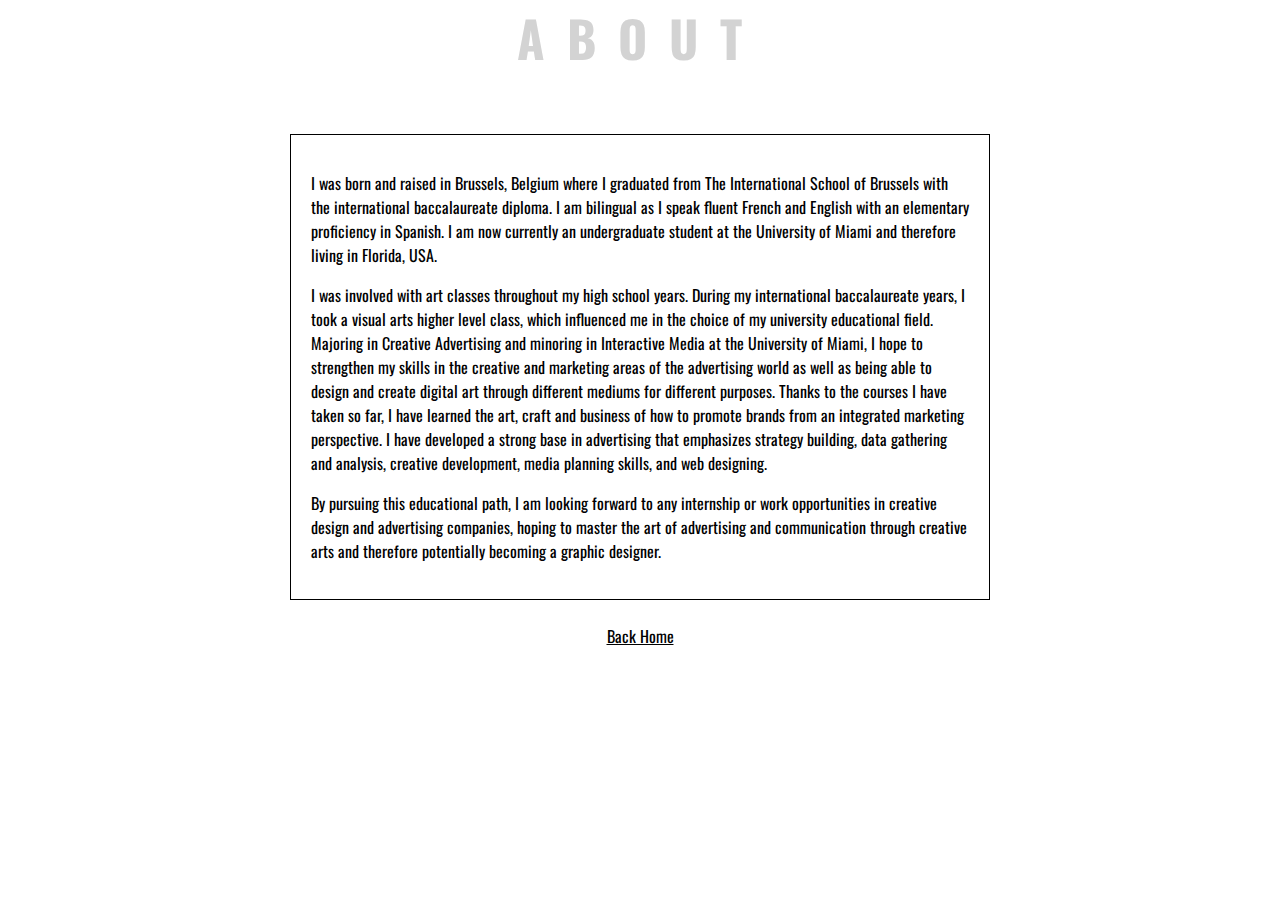
<file: about.html>
<!DOCTYPE html>
<html lang="en">
    <head>
    <meta charset="utf-8" />
    <title>About</title> 
        <nav>
            <link rel="stylesheet" type=text/css href="portfolio.css" /> 
        </nav>
    </head>
        
        <h1>ABOUT</h1>
            
            <div id="abouttext">
                <p>I was born and raised in Brussels, Belgium where I graduated from The International School of Brussels with the international baccalaureate diploma. I am bilingual as I speak fluent French and English with an elementary proficiency in Spanish. I am now currently an undergraduate student at the University of Miami and therefore living in Florida, USA.</p>

                <p>I was involved with art classes throughout my high school years. During my international baccalaureate years, I took a visual arts higher level class, which influenced me in the choice of my university educational field. Majoring in Creative Advertising and minoring in Interactive Media at the University of Miami, I hope to strengthen my skills in the creative and marketing areas of the advertising world as well as being able to design and create digital art through different mediums for different purposes. Thanks to the courses I have taken so far, I have learned the art, craft and business of how to promote brands from an integrated marketing perspective. I have developed a strong base in advertising that emphasizes strategy building, data gathering and analysis, creative development, media planning skills, and web designing.</p>

                <p>By pursuing this educational path, I am looking forward to any internship or work opportunities in creative design and advertising companies, hoping to master the art of advertising and communication through creative arts and therefore potentially becoming a graphic designer.</p>  
            </div>
    
        <div id="backhome"> 
            <p>
                <a href="index.html"> Back Home</a>
            </p>
        </div>    
              
</html>
</file>
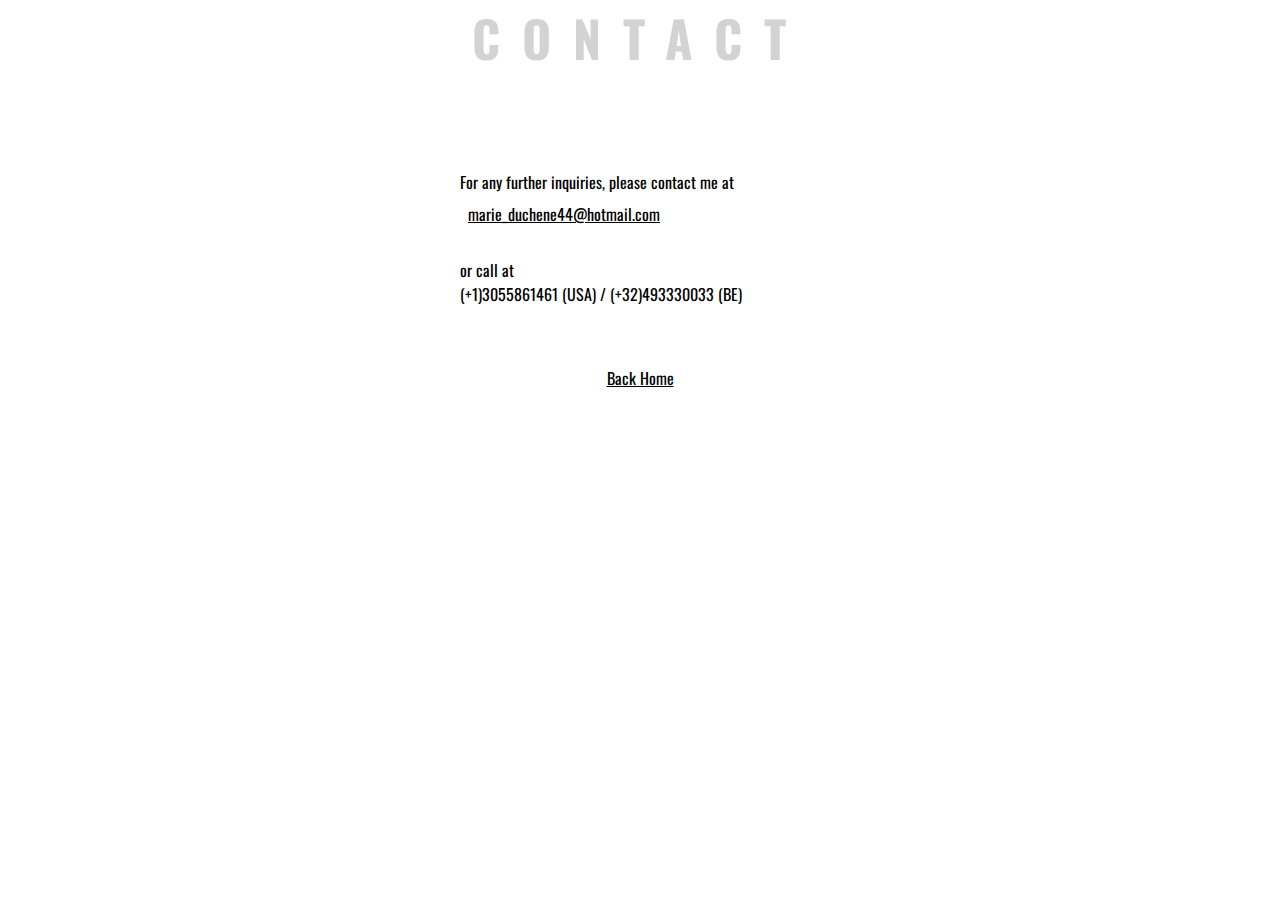
<file: contact.html>
<!DOCTYPE html>
<html lang="en">
    <head>
    <meta charset="utf-8" />
    <title>Contact</title> 
        <nav>
            <link rel="stylesheet" type=text/css href="portfolio.css" />
        </nav>
    </head>
    
        <h1>CONTACT</h1>
    
            <div id="contactme">
                <p>For any further inquiries, please contact me at <a href="mailto:marie_duchene44@hotmail.com">marie_duchene44@hotmail.com</a><br> or call at<br> (+1)3055861461 (USA) / (+32)493330033 (BE)</p>
            </div>
    
    
            <div id="backhome"> 
                <p>
                    <a href="index.html"> Back Home</a>
                </p>
            </div>
    

    
    
</html>
</file>
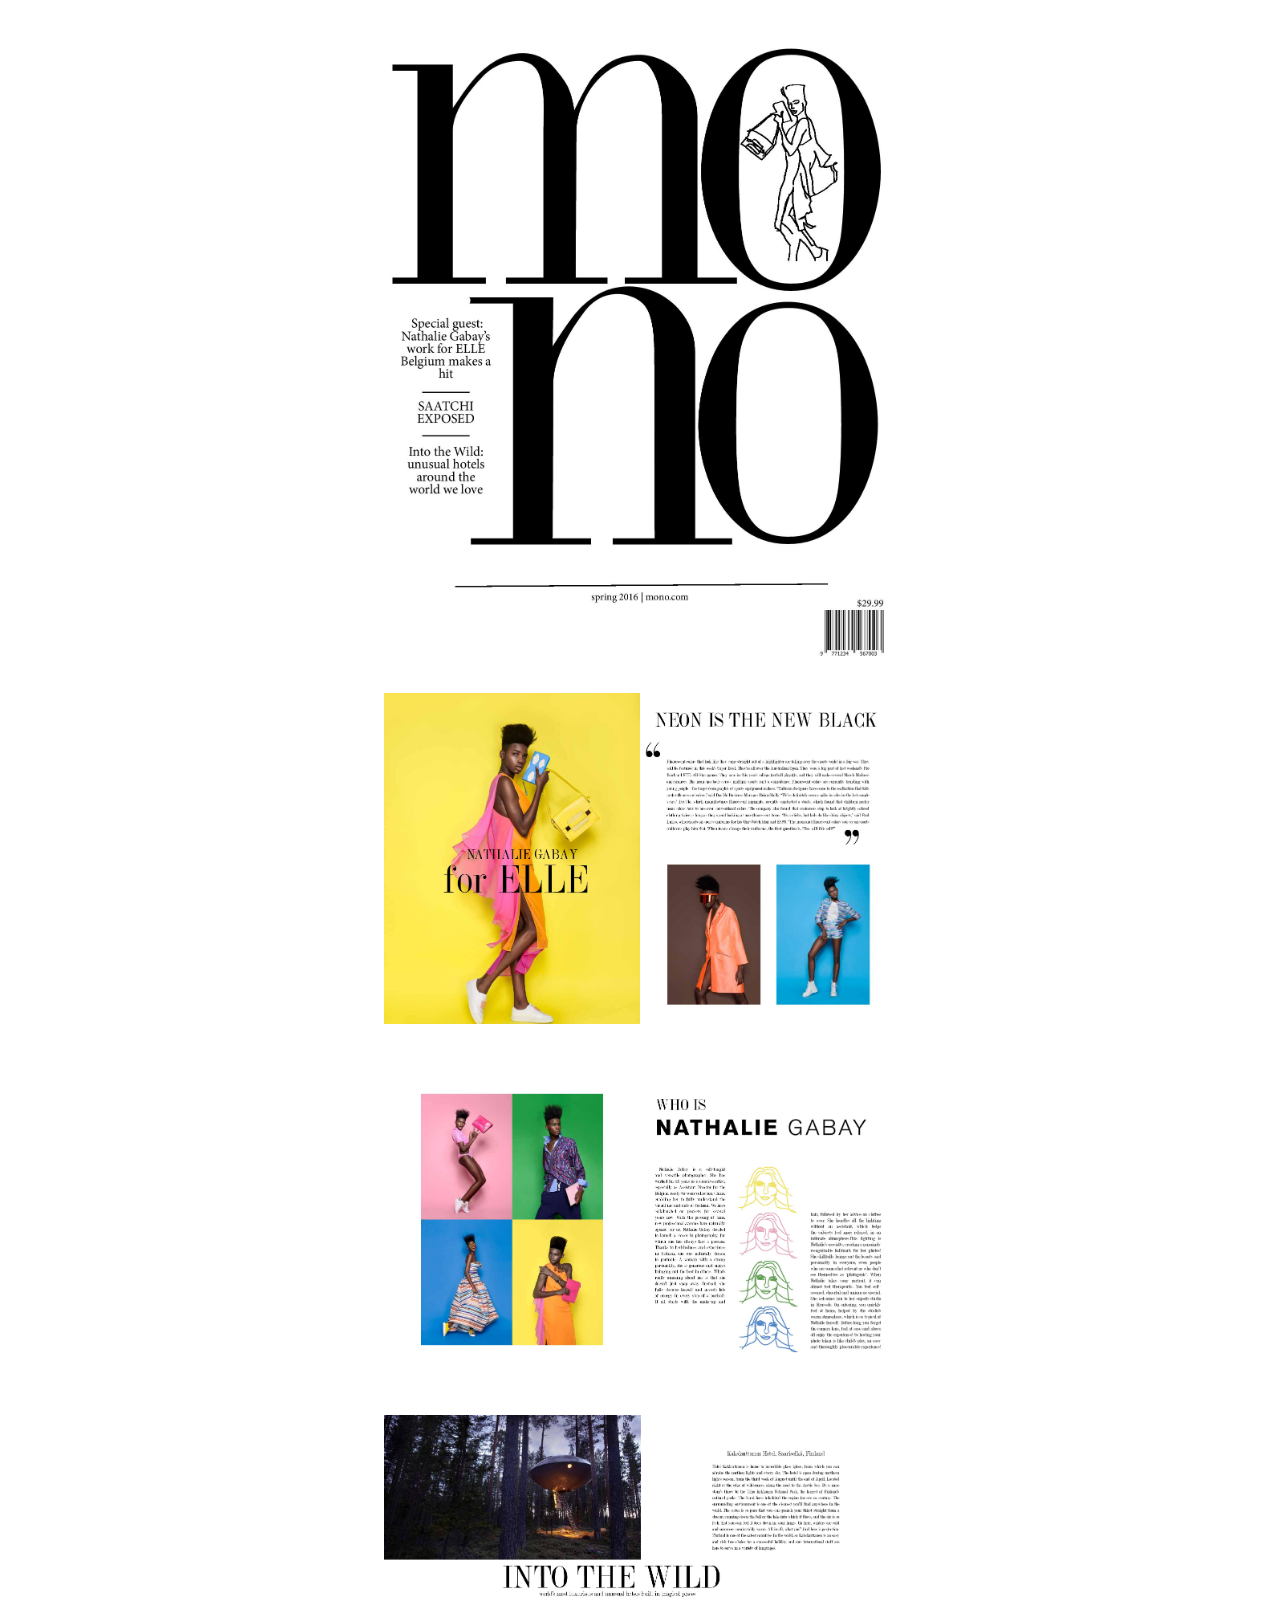
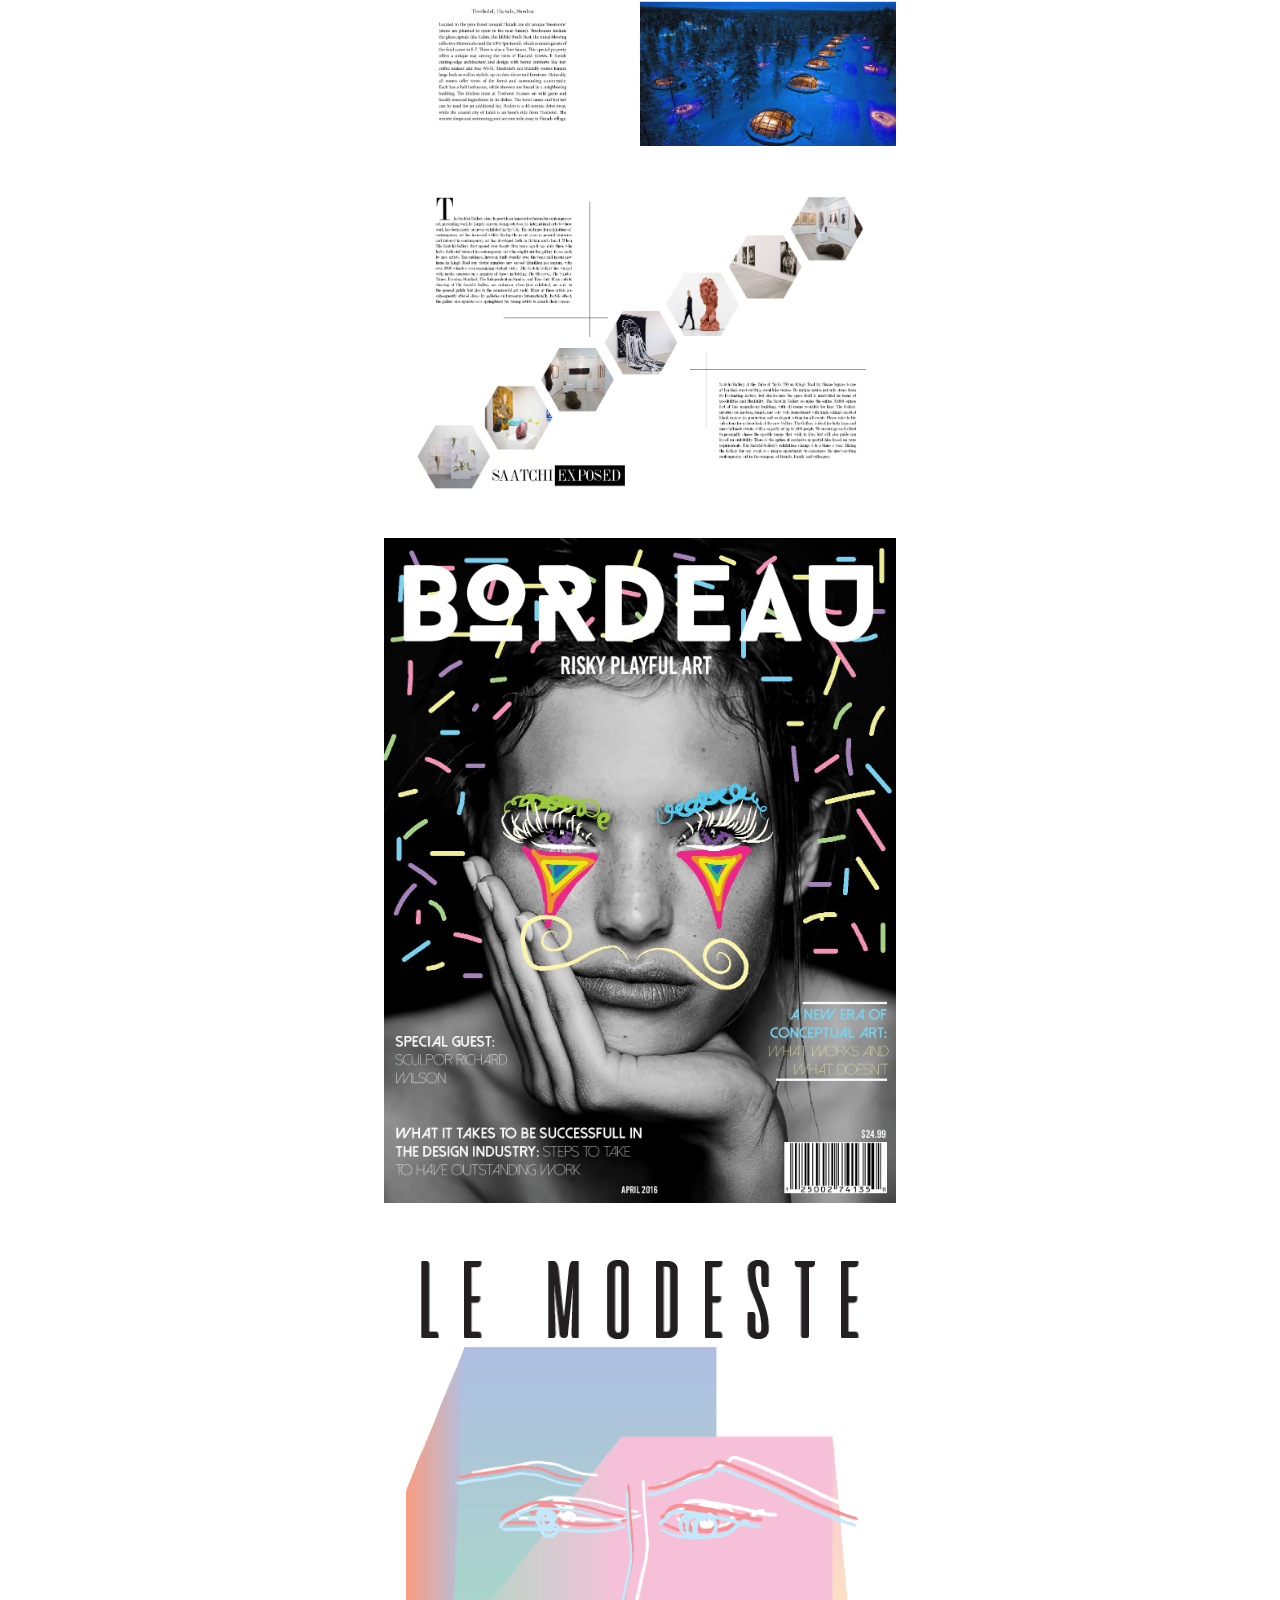
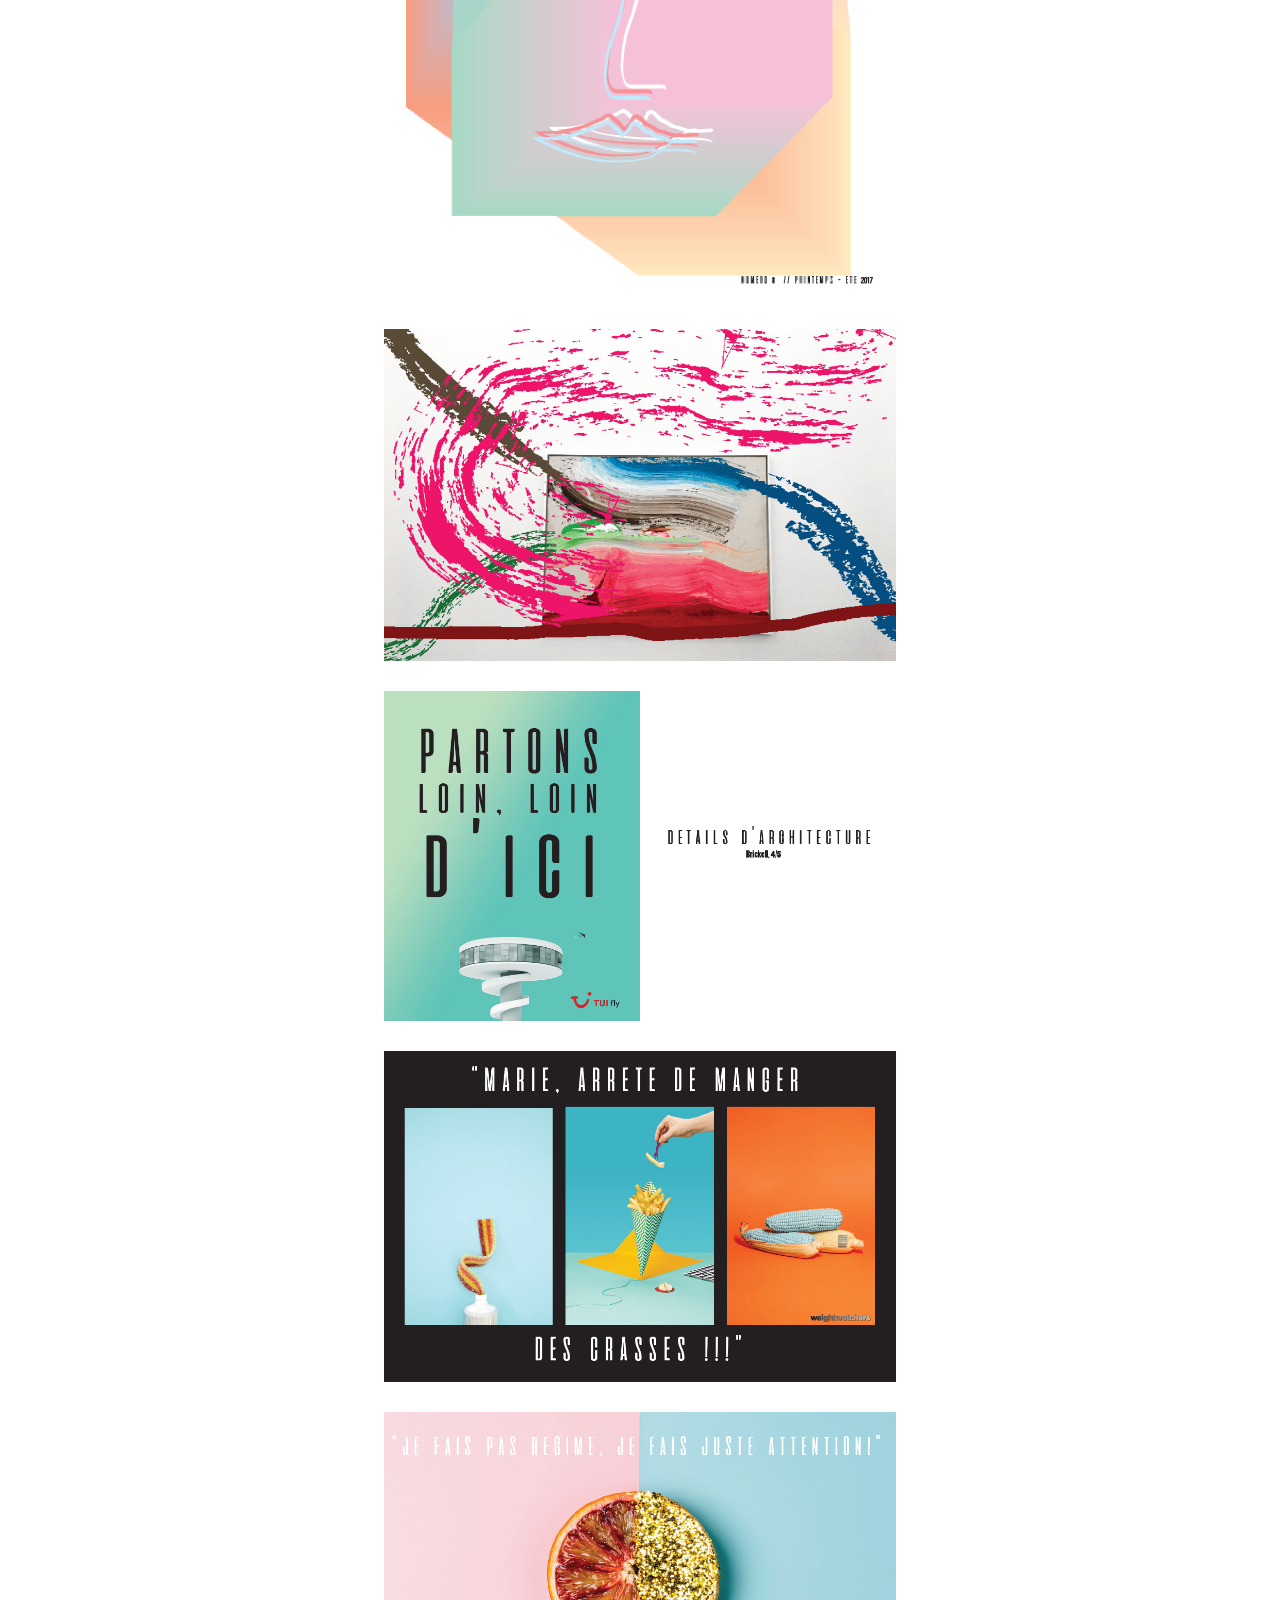
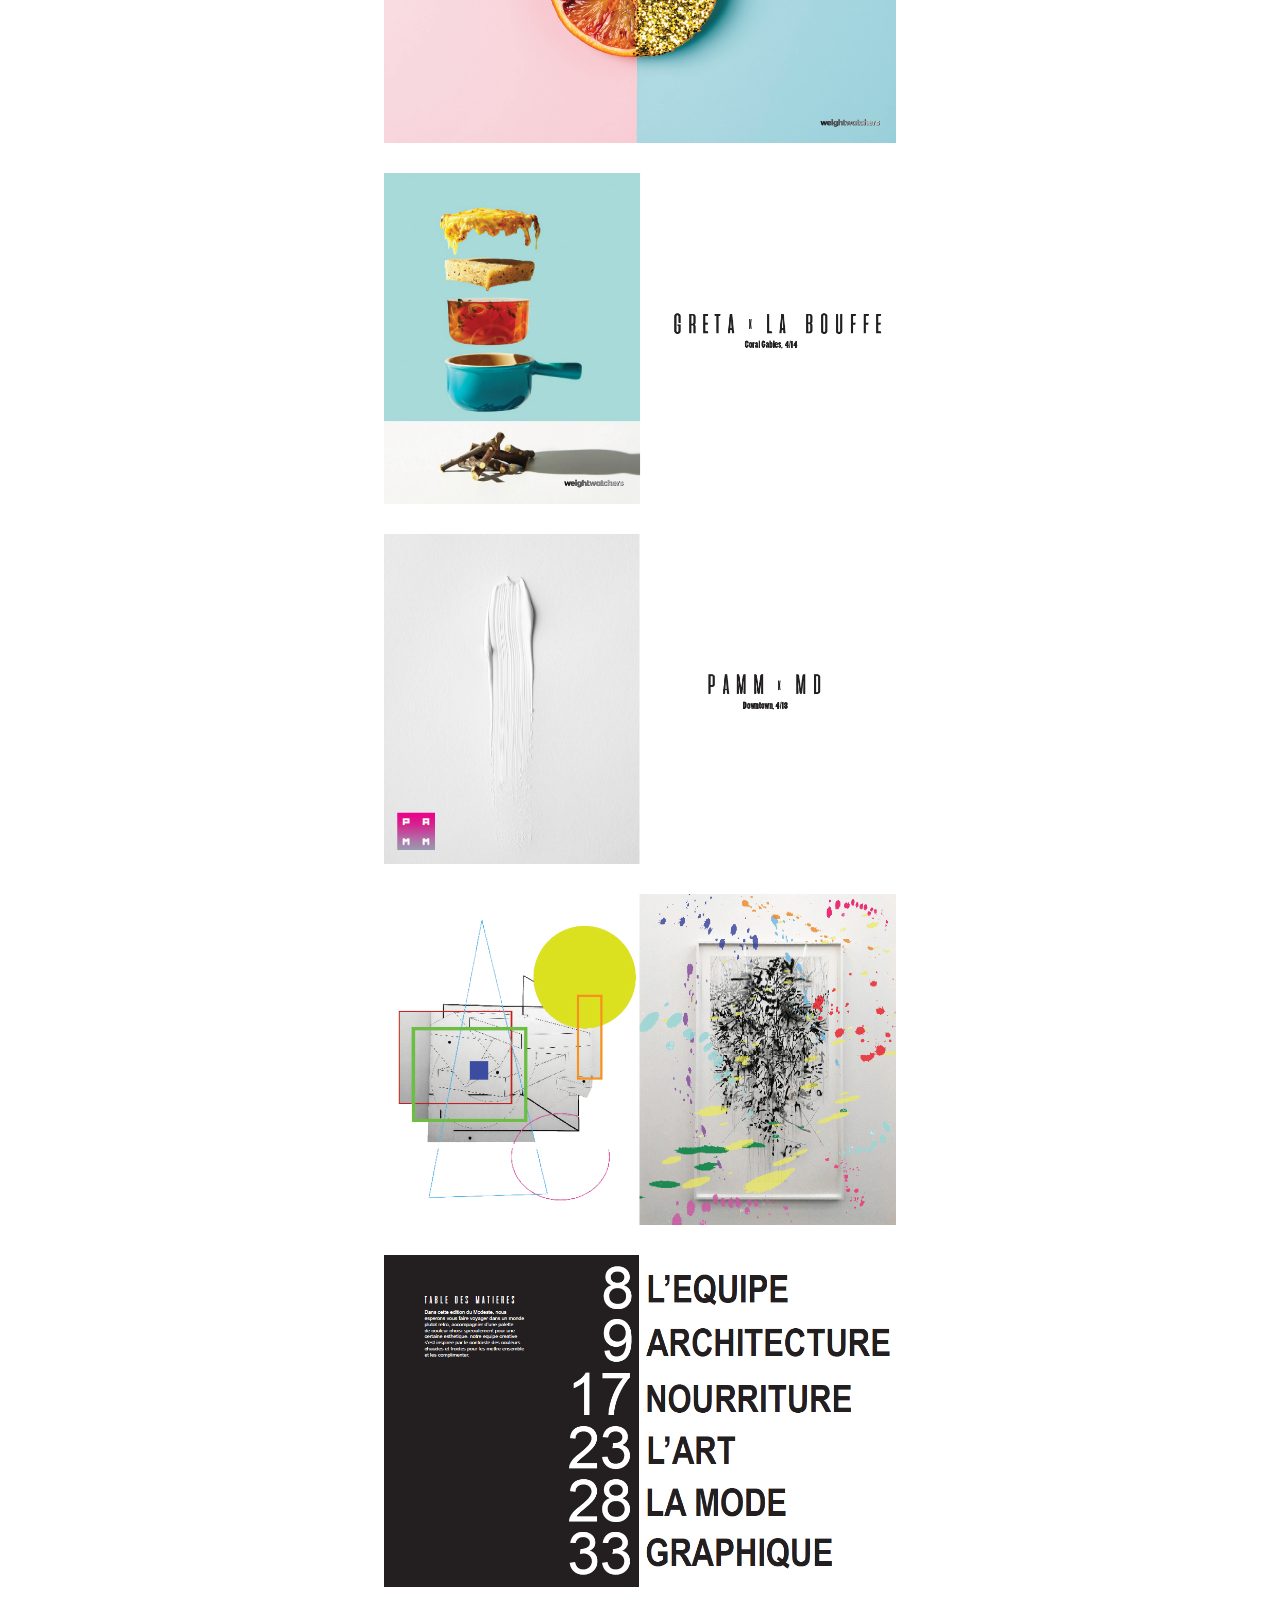
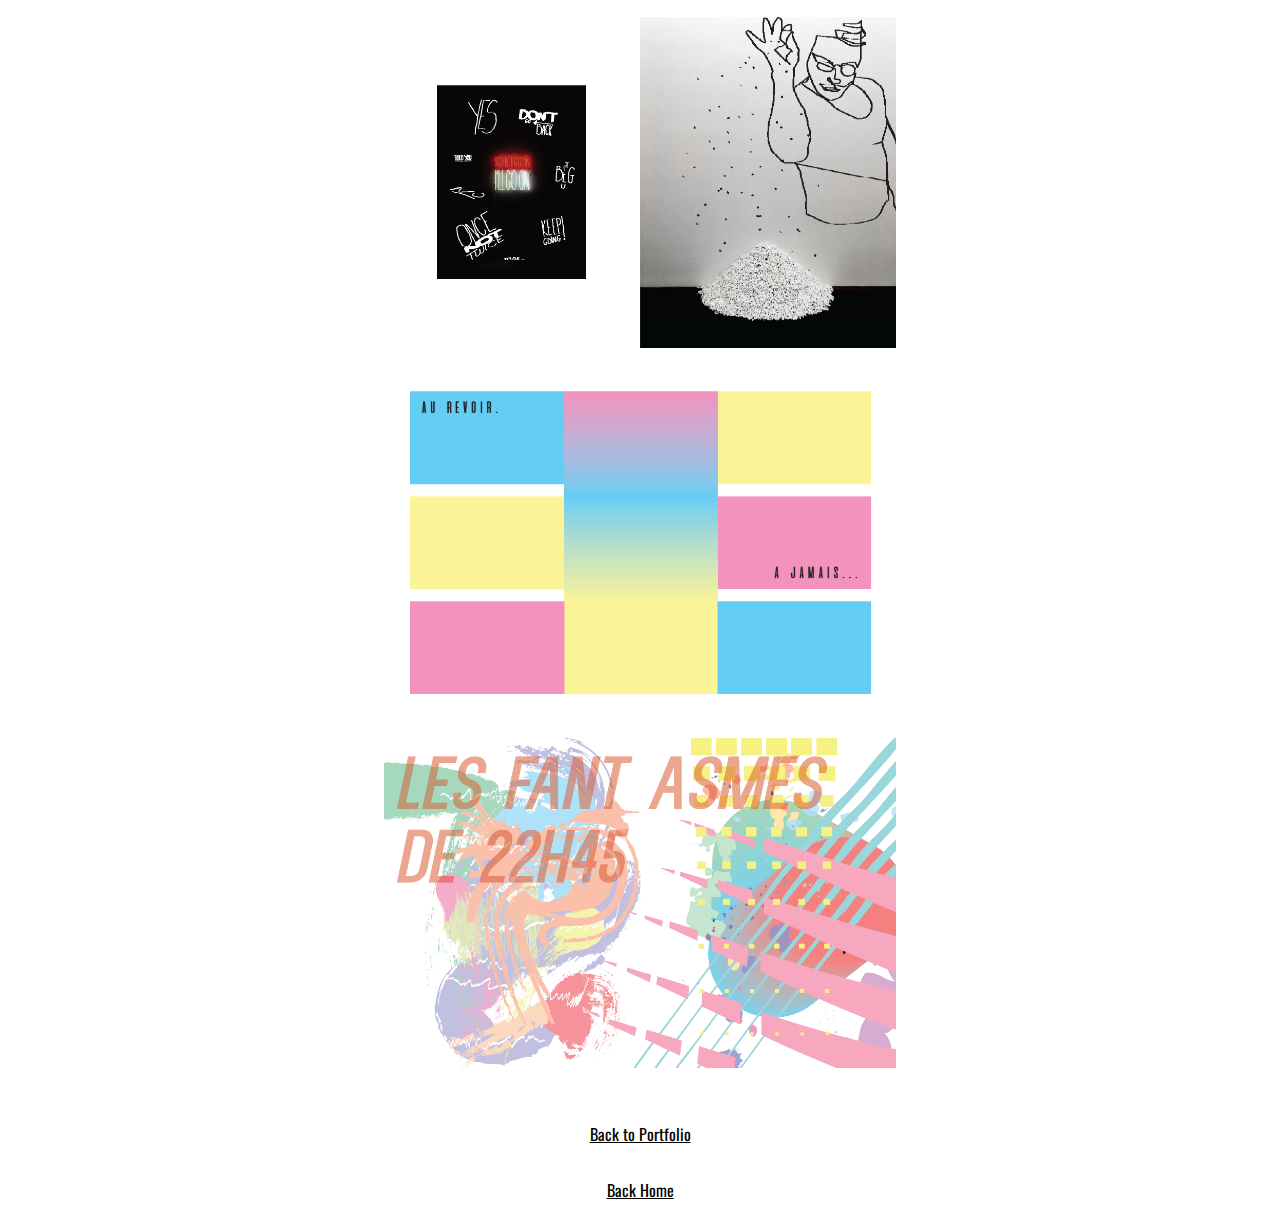
<file: magazines.html>
<!DOCTYPE html>
<html lang="en">
    <head>
    <meta charset="utf-8" />
    <title>Magazine Design</title>
        <nav>
            <link rel="stylesheet" type=text/css href="portfolio.css" />
        </nav>
        
    </head>
    
    
    <div>
        
        <img src="images/magazine/MAGAZINE_marieduchene_JMM106-page-001.jpg" class="portfolioimagelarge">
        
        <img src="images/magazine/MAGAZINE_marieduchene_JMM106-page-002.jpg" class="portfolioimagelarge">
        
        <img src="images/magazine/MAGAZINE_marieduchene_JMM106-page-003.jpg" class="portfolioimagelarge">
        
        <img src="images/magazine/MAGAZINE_marieduchene_JMM106-page-004.jpg" class="portfolioimagelarge">
        
        <img src="images/magazine/MAGAZINE_marieduchene_JMM106-page-005.jpg" class="portfolioimagelarge">
        
        <img src="images/magazine/MD_COVER_art109_finished-page-001.jpg" class="portfolioimagelarge">

        <img src="images/magazine/Screen%20Shot%202017-05-04%20at%208.46.56%20PM.png" class="portfolioimagelarge">
        
        <img src="images/magazine/canvas.png" class="portfolioimagelarge">
        
        <img src="images/magazine/Screen%20Shot%202017-05-04%20at%208.47.27%20PM.png" class="portfolioimagelarge">
        
        <img src="images/magazine/Screen%20Shot%202017-05-04%20at%208.47.37%20PM.png" class="portfolioimagelarge">
        
        <img src="images/magazine/Screen%20Shot%202017-05-04%20at%208.47.45%20PM.png" class="portfolioimagelarge">
        
        <img src="images/magazine/Screen%20Shot%202017-05-04%20at%208.47.52%20PM.png" class="portfolioimagelarge">
        
        <img src="images/magazine/pammmd.png" class="portfolioimagelarge">
        
        <img src="images/magazine/Screen%20Shot%202017-05-04%20at%208.48.17%20PM.png" class="portfolioimagelarge">
    
        <img src="images/magazine/tableof.png" class="portfolioimagelarge">
        
        <img src="images/magazine/Screen%20Shot%202017-05-04%20at%208.48.32%20PM.png" class="portfolioimagelarge">
        
        <img src="images/magazine/Screen%20Shot%202017-05-04%20at%208.48.54%20PM.png" class="portfolioimagelarge">
        
        <img src="images/magazine/graphics.png" class="portfolioimagelarge">
        

    
    </div>
    
            <div id="back2portfolio">
                <p>
                    <a href="portfolio.html">Back to Portfolio</a>
                </p>
            </div>
    
    
    
            <div id="backhome"> 
                <p>
                    <a href="index.html"> Back Home</a>
                </p>
            </div>
    
    
    
    
     
    
    
</html>
</file>
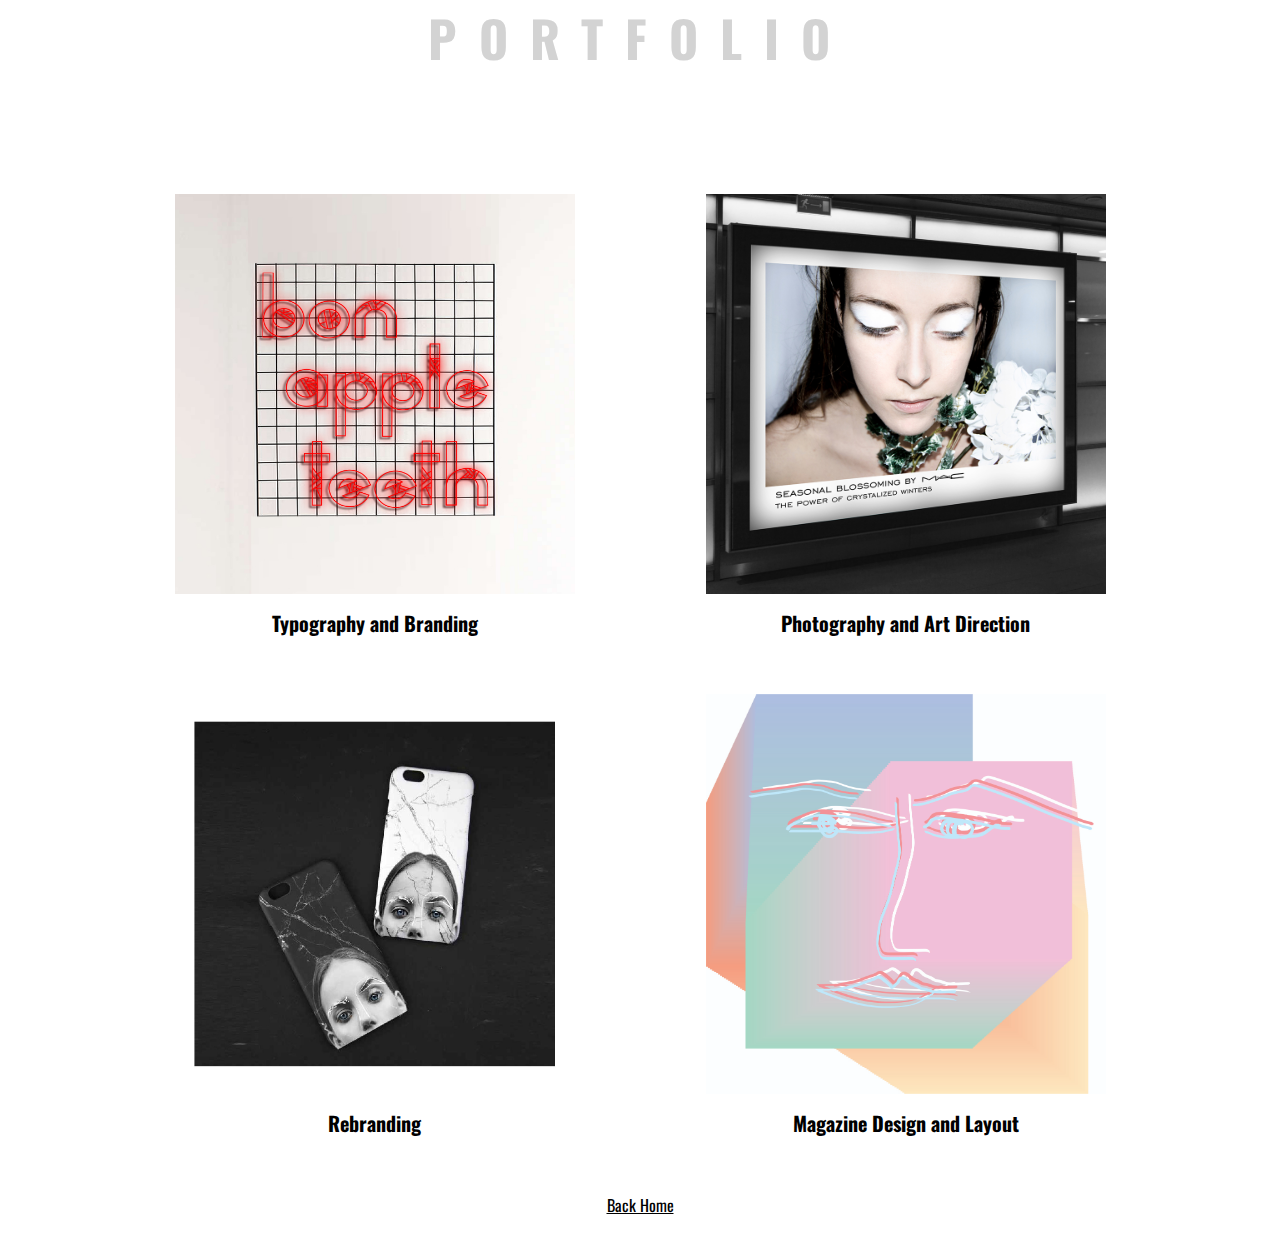
<file: portfolio.html>
<!DOCTYPE html>
<html lang="en">
    <head>
    <meta charset="utf-8" />
        <nav>
        <title>Portfolio</title>
            <link rel="stylesheet" type=text/css href="portfolio.css" />
        </nav>
    </head>  
     
        <h1>PORTFOLIO</h1>
        


    
            <div class="box-wrapper">
                <div class="box-row">
                    <div class="box 1">

                        <h2>
                            <a href="typobranding.html"> 
                                <img class="portfolioimage" src="images/typopicture.jpg" alt="typographyproject">
                            </a>
                            Typography and Branding
                        </h2>
                    </div>

                    
                    
                    <div class="box 2">
                        
                          <h2>
                              <a href="photoartdirec.html">
                                   <img class="portfolioimage" src="images/mockup5MAC_white%20copy%20copy.jpg" alt="photoartdirection">
                              </a>
                              Photography and Art Direction
                          </h2>
                    </div>
                        
                </div>

                <div class="box-row">
                    <div class="box 3">
                        
                        <h2><a href="rebranding.html">
                                <img class="portfolioimage" src="images/rebranding.jpg" alt="Rebranding">            
                            </a>
                            Rebranding
                        </h2>
                    </div>

                    
                    <div class="box 4">
                        
                        <h2>
                            <a href="magazines.html">
                                <img class="portfolioimage" src="images/magazinecover.jpg" alt="magazinecover">
                            </a>
                            Magazine Design and Layout
                        </h2>
                    </div>
                </div>
            </div>
           
     
    
    
    
    
            <div id="backhome"> 
                <p>
                    <a href="index.html"> Back Home</a>
                </p>
            </div>            
        

</html>
</file>
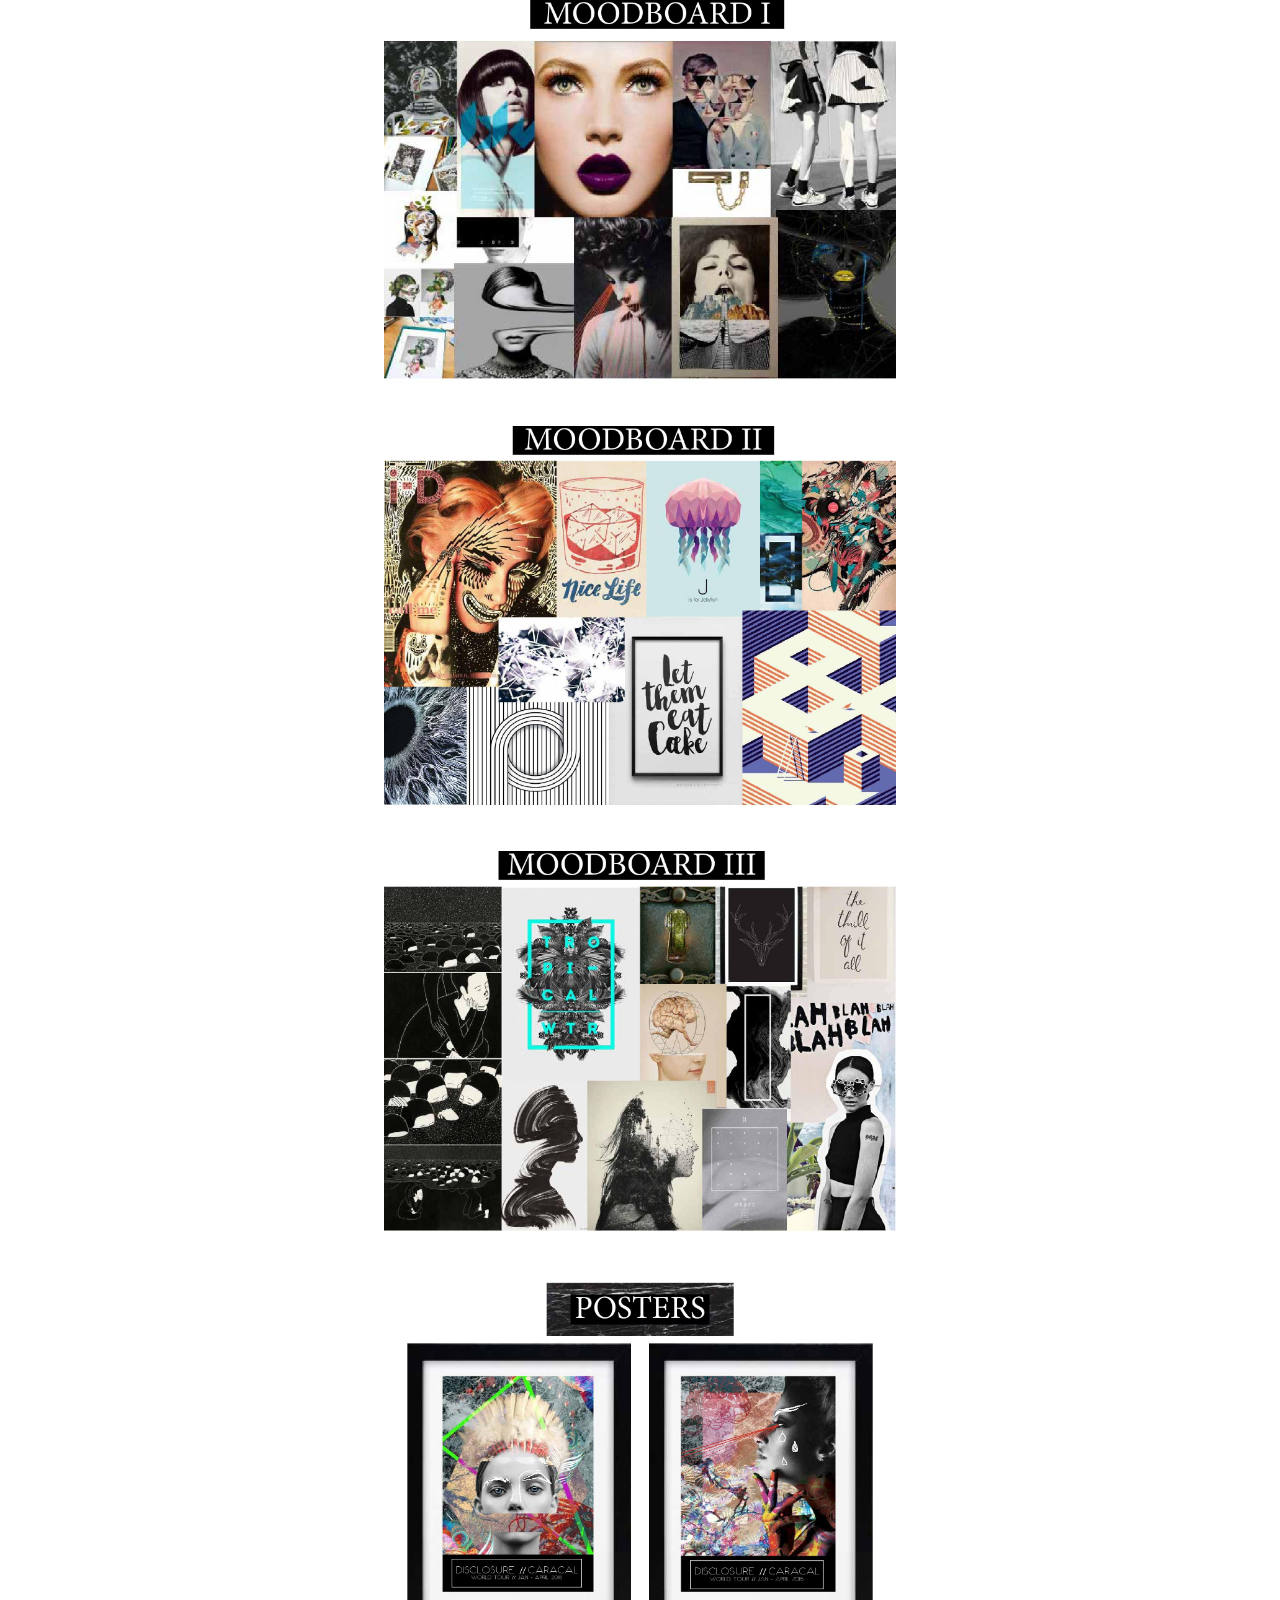
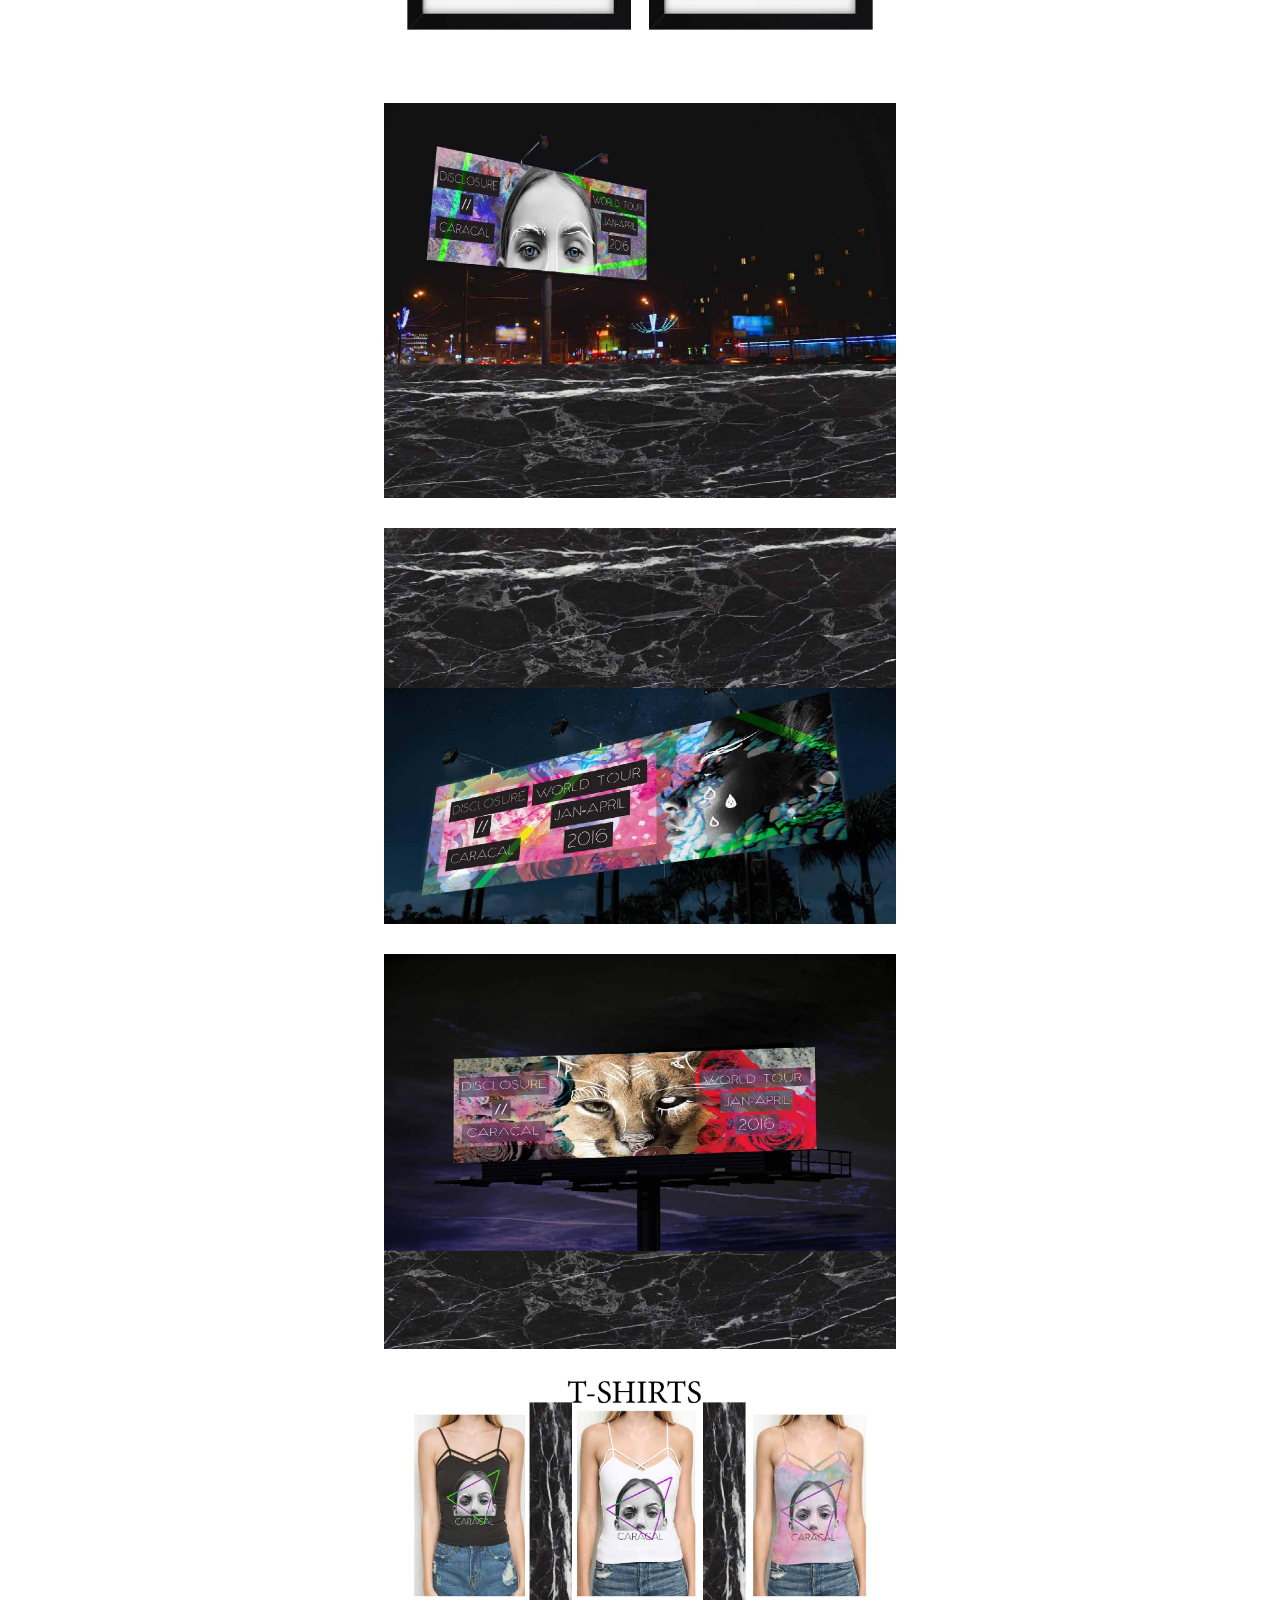
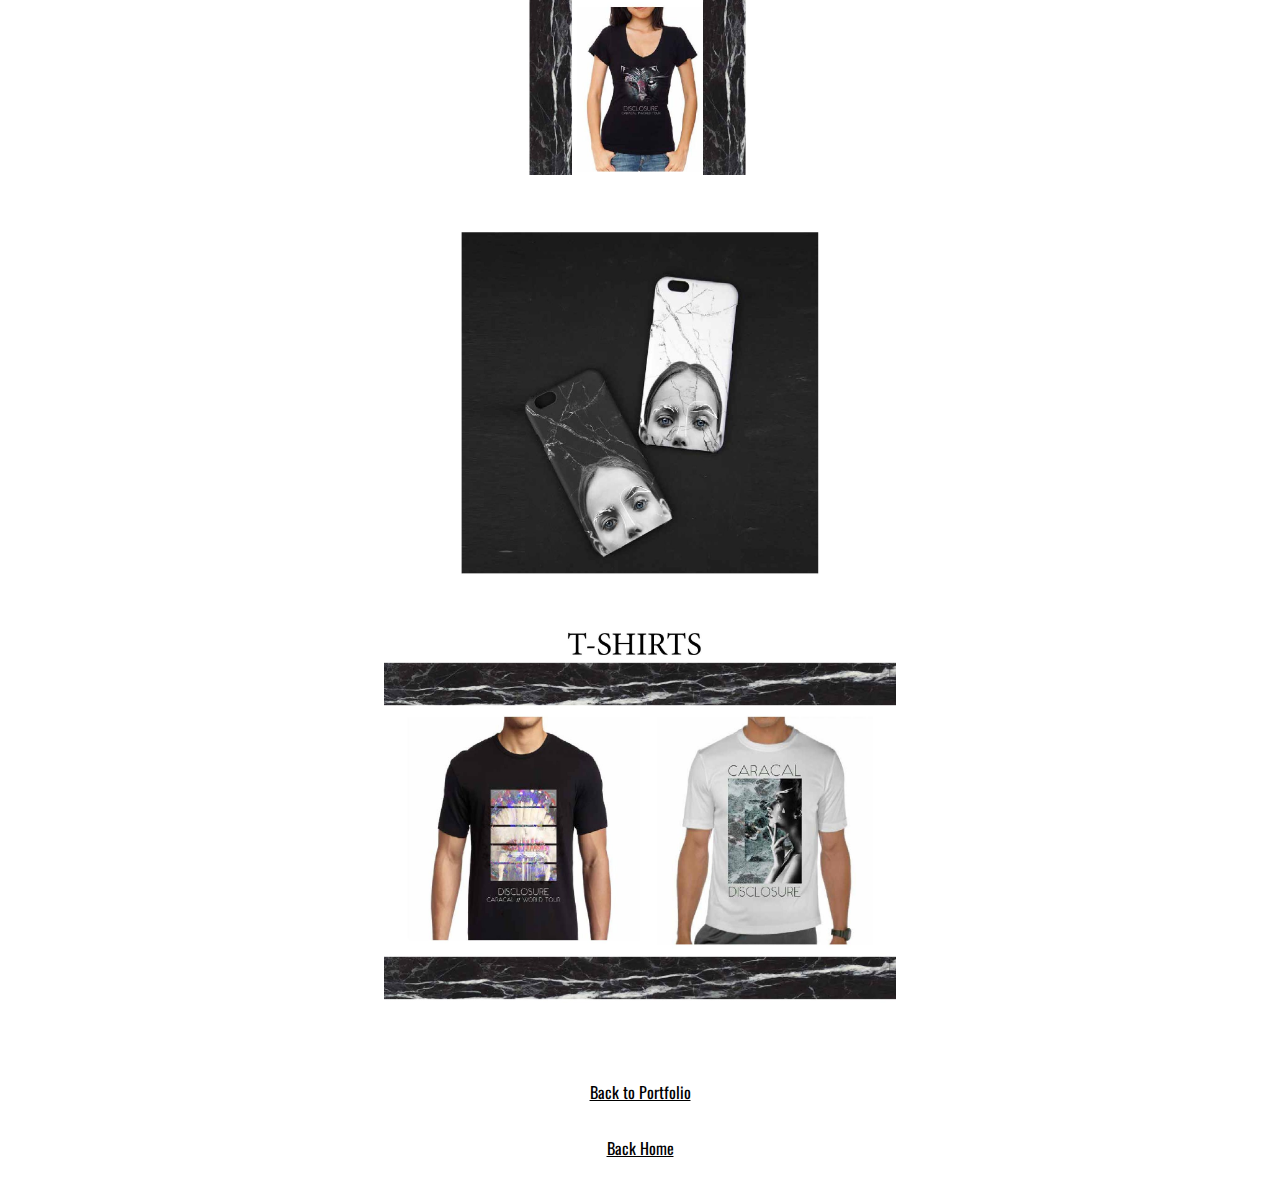
<file: rebranding.html>
<!DOCTYPE html>
<html lang="en">
    <head>
    <meta charset="utf-8" />
    <title>Rebranding</title>
        <nav>
            <link rel="stylesheet" type=text/css href="portfolio.css" />
        </nav>
    </head>
 
    <div>
        <img src="images/rebrandingimages/FINAL_disclosure_MD-page-003.jpg" class="portfolioimagelarge">
        
        <img src="images/rebrandingimages/FINAL_disclosure_MD-page-004.jpg" class="portfolioimagelarge">
        
        <img src="images/rebrandingimages/FINAL_disclosure_MD-page-005.jpg" class="portfolioimagelarge">
        
        <img src="images/rebrandingimages/FINAL_disclosure_MD-page-006.jpg" class="portfolioimagelarge">
        
        <img src="images/rebrandingimages/FINAL_disclosure_MD-page-007.jpg" class="portfolioimagelarge">
        
        <img src="images/rebrandingimages/FINAL_disclosure_MD-page-008.jpg" class="portfolioimagelarge">
        
        <img src="images/rebrandingimages/FINAL_disclosure_MD-page-009.jpg" class="portfolioimagelarge">
        
        <img src="images/rebrandingimages/FINAL_disclosure_MD-page-010.jpg" class="portfolioimagelarge">
        
        <img src="images/rebrandingimages/FINAL_disclosure_MD-page-011.jpg" class="portfolioimagelarge">
        
        <img src="images/rebrandingimages/FINAL_disclosure_MD-page-012.jpg" class="portfolioimagelarge">
        
        
        
        
    </div>
    
    
            <div id="back2portfolio">
                <p>
                    <a href="portfolio.html">Back to Portfolio</a>
                </p>
            </div>
    
    
    
    
            <div id="backhome"> 
                <p>
                    <a href="index.html"> Back Home</a>
                </p>
            </div>
    
    
    

    
    
    
</html>
</file>
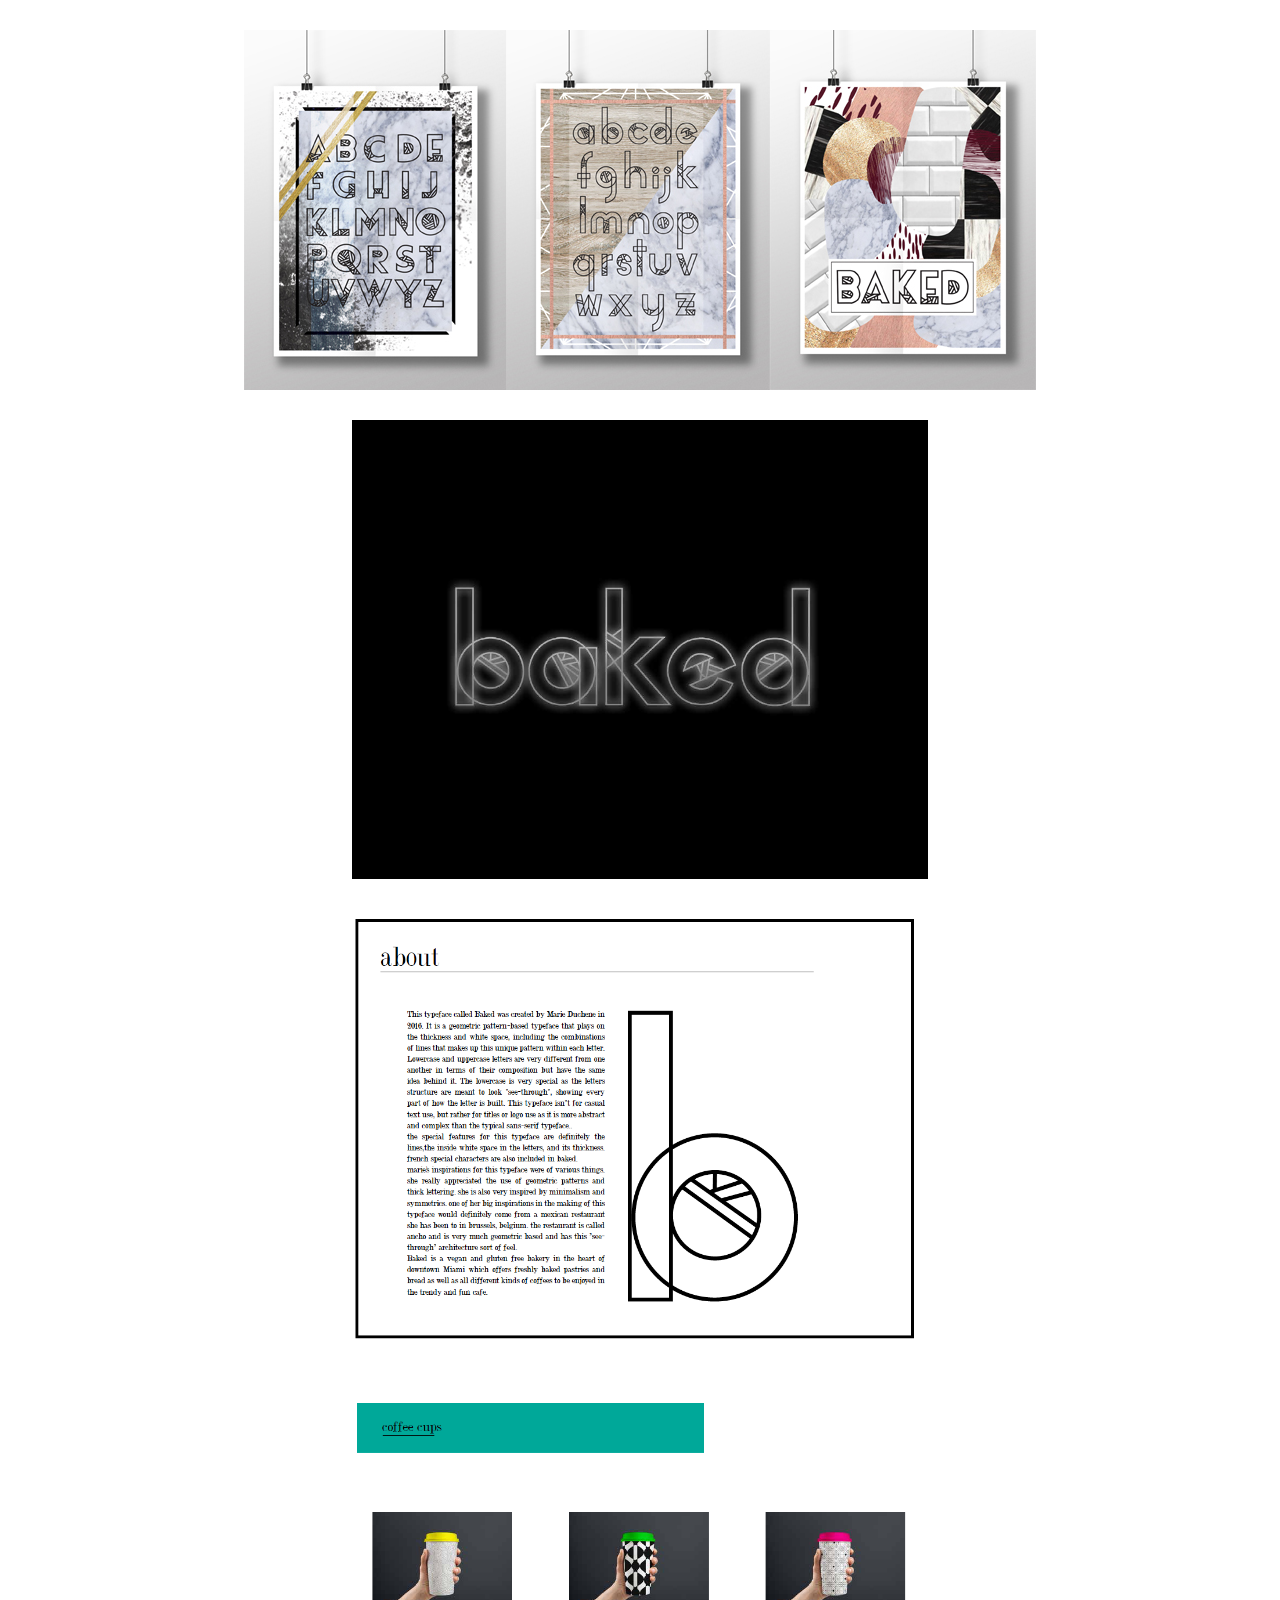
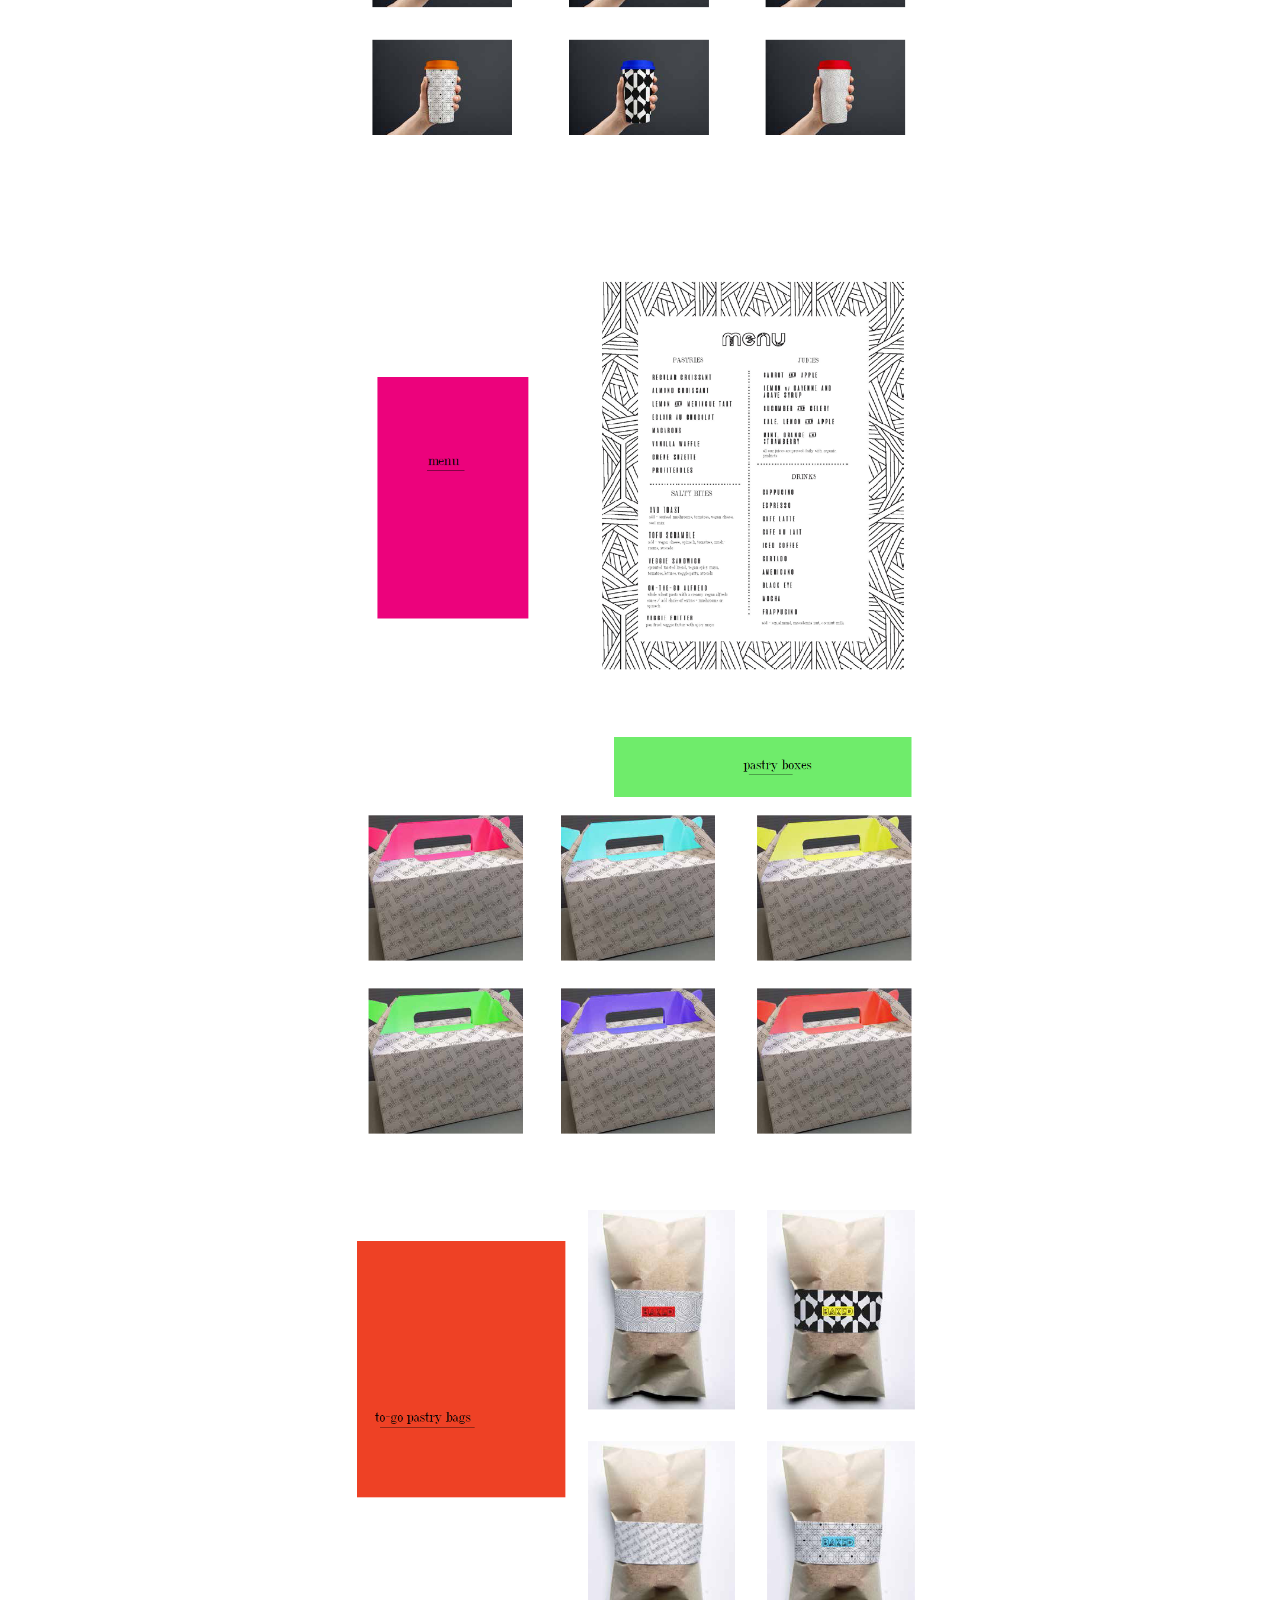
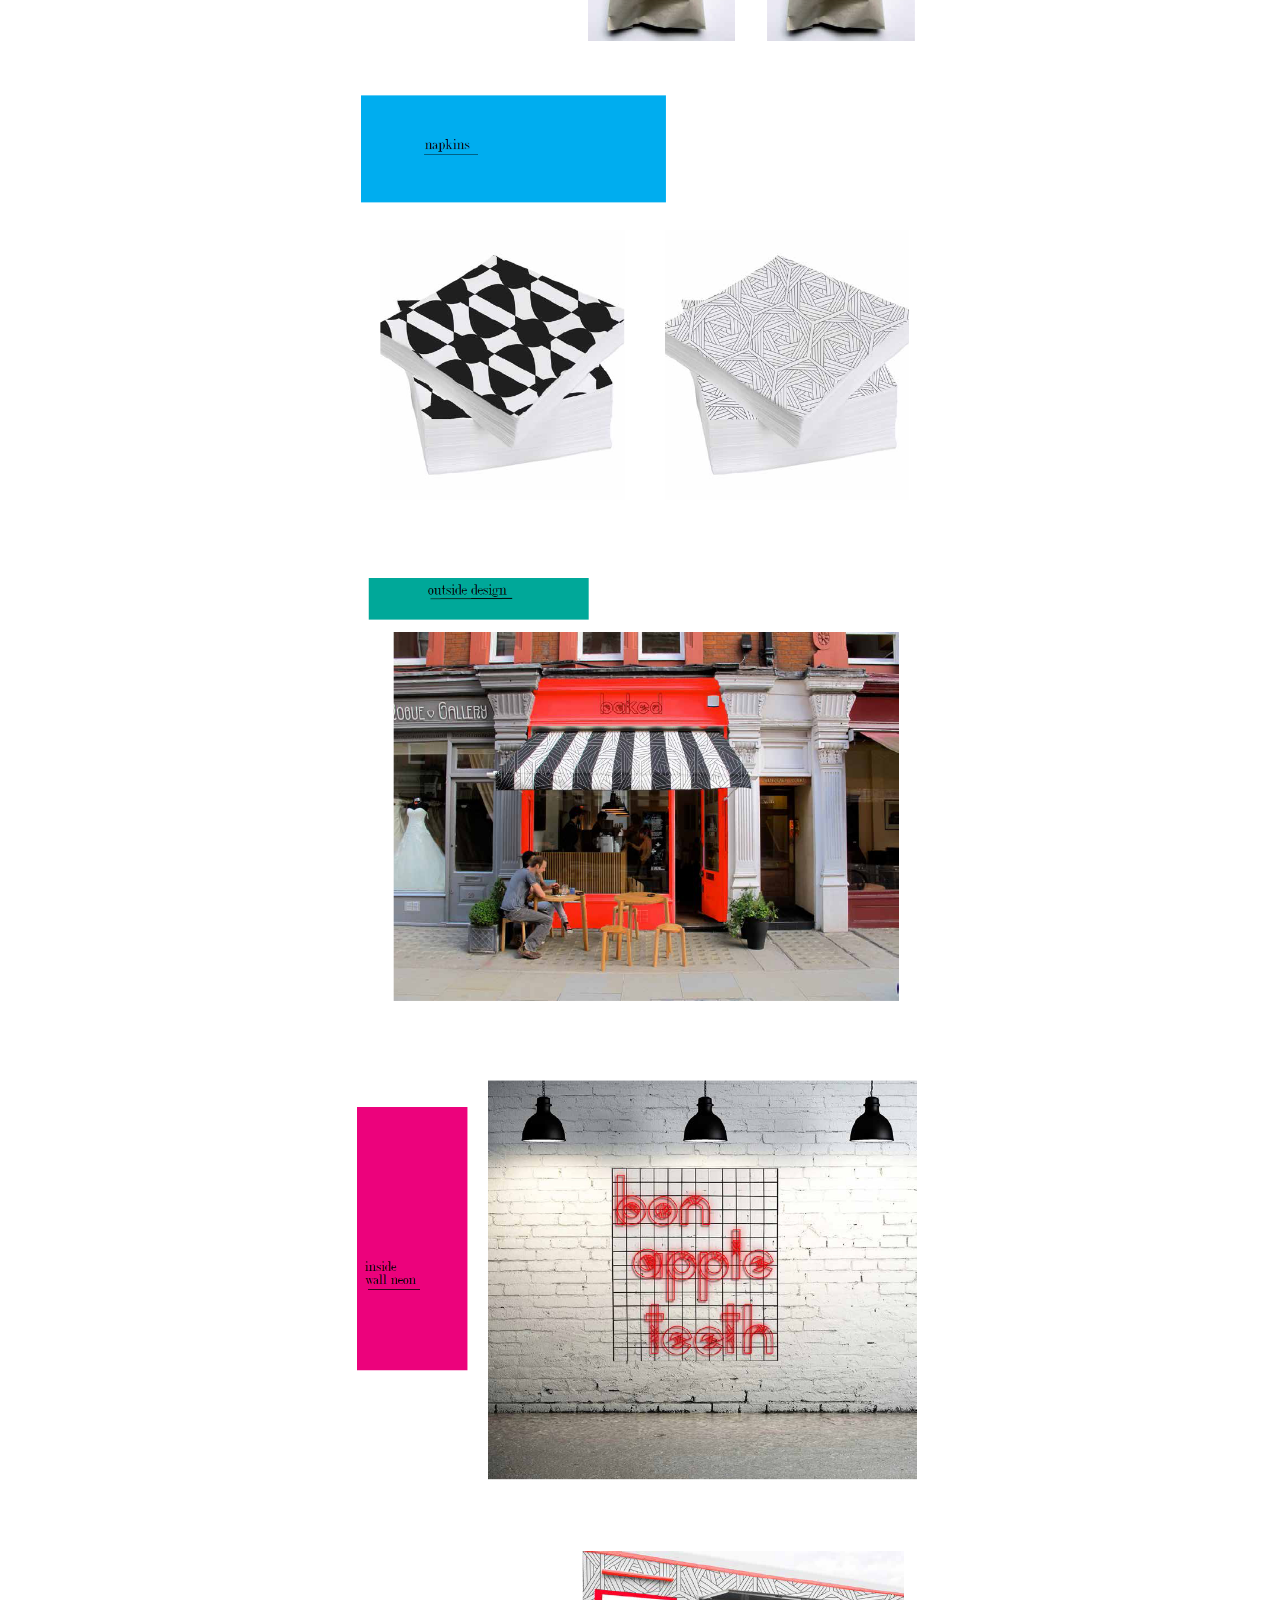
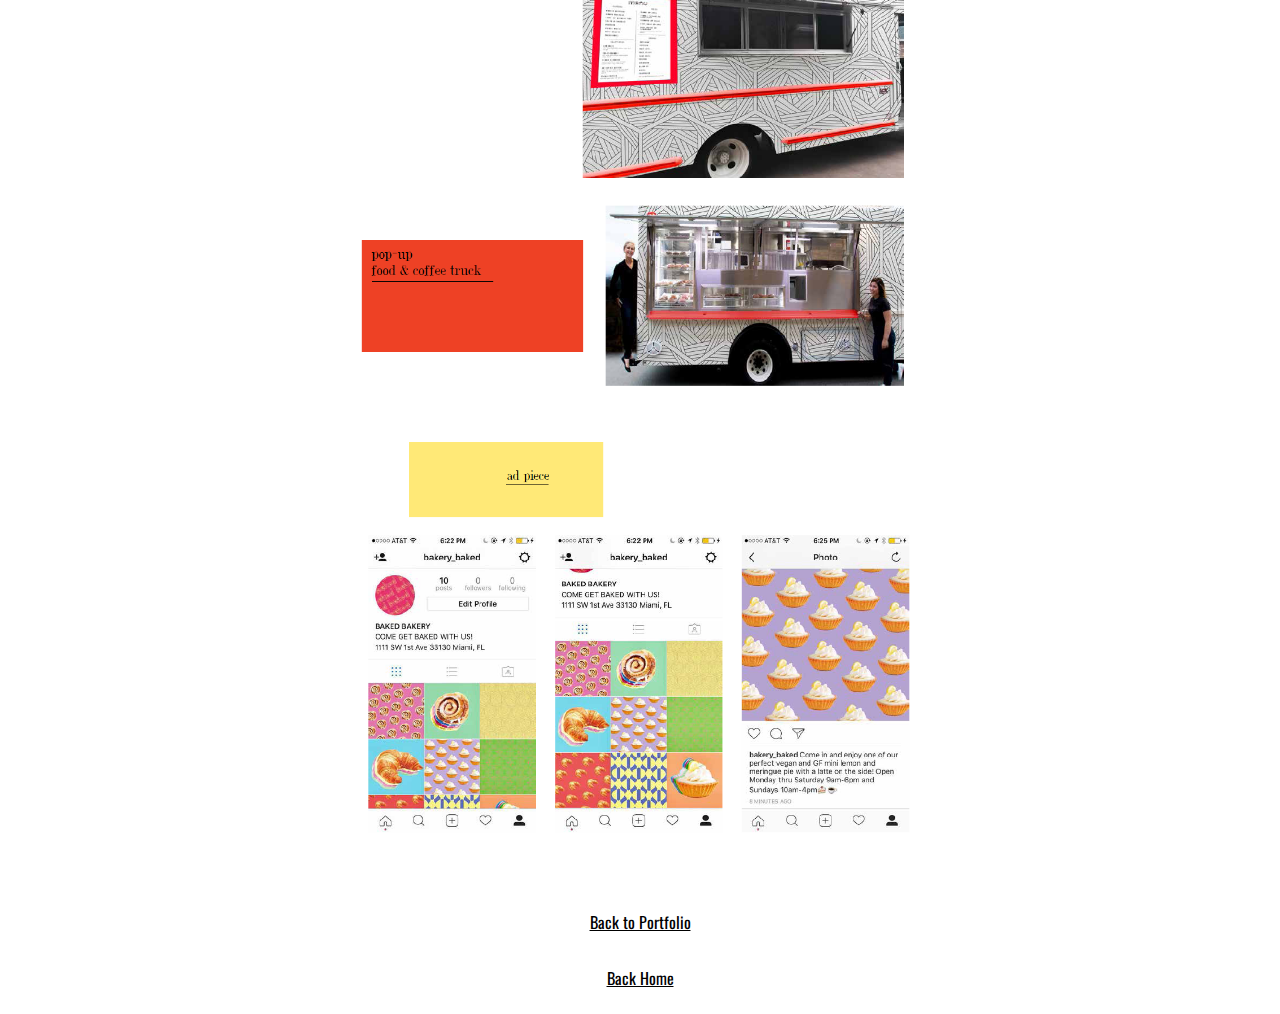
<file: typobranding.html>
<!DOCTYPE html>
<html lang="en">
    <head>
    <meta charset="utf-8" />
    <title>Typography and Branding</title>
        <nav>
            <link rel="stylesheet" type=text/css href="portfolio.css" />
        </nav>
    </head>
    
    
    <div>
        <img src="images/typography/bakedtypo.jpg" class="portfolioimagelargehead">
        
        <img src="images/typography/Screen%20Shot%202017-05-03%20at%205.56.52%20PM.png" class="portfolioimagelarge3">
        
        <img src="images/typography/Screen%20Shot%202017-05-03%20at%205.56.59%20PM.png" class="portfolioimagelarge3">
        
        <img src="images/typography/Screen%20Shot%202017-05-03%20at%205.57.09%20PM.png" class="portfolioimagelarge3">
        
        <img src="images/typography/Screen%20Shot%202017-05-03%20at%205.57.14%20PM.png" class="portfolioimagelarge3">
        
        <img src="images/typography/Screen%20Shot%202017-05-03%20at%205.57.19%20PM.png" class="portfolioimagelarge3">
        
        <img src="images/typography/Screen%20Shot%202017-05-03%20at%205.57.26%20PM.png" class="portfolioimagelarge3">
        
        <img src="images/typography/Screen%20Shot%202017-05-03%20at%205.57.33%20PM.png" class="portfolioimagelarge3">

        <img src="images/typography/Screen%20Shot%202017-05-03%20at%205.57.38%20PM.png" class="portfolioimagelarge3">
        
        <img src="images/typography/Screen%20Shot%202017-05-03%20at%205.57.45%20PM.png" class="portfolioimagelarge3">
        
        <img src="images/typography/Screen%20Shot%202017-05-03%20at%205.57.51%20PM.png" class="portfolioimagelarge3">
        
        <img src="images/typography/Screen%20Shot%202017-05-03%20at%205.57.57%20PM.png" class="portfolioimagelarge3">
        
             
       
    </div>
             
            <div id="back2portfolio">
                <p class="portfoliop">
                    <a href="portfolio.html">Back to Portfolio</a>
                </p>
            </div>
    
    
            <div id="backhome"> 
                <p class="portfoliop">
                    <a href="index.html"> Back Home</a>
                </p>
            </div>
    
    
    
    
    
    
    
</html>
</file>
<file: portfolio.css>
@import url('https://fonts.googleapis.com/css?family=Oswald|Playfair+Display+SC:700');


body {
    background-color: white;
    font-family: "Oswald", sans-serif;   
}


h1 {
    position: relative;
    left: 150;
    width: 100%;
    font-size: 50px;
    margin: 0;
    color: lightgrey;
    text-align: center;
    font: "Oswald";
    letter-spacing: 22px;
    padding-top: -40px;
}


.startpage {
    max-width: 960px;
    min-width: 320px;
    margin: 0 auto 0 auto;
    position: relative;
    padding-bottom: -100px;
    overflow: auto;
}

#navigationbar {
    background-color: none;
    max-width: 960px;
    min-width: 320px;
    padding-bottom: 100px;
    margin: 0 auto 0 auto;    
}


ul {
    list-style-type: none;
    margin-left: 285px;
    padding: 0;
    overflow: hidden;
    background-color: none;
    color: white;
}


li {
    float: left;   
}


a {
    display: block;
    padding: 8px;
    background-color: none;
}


li a {
    display: block;
    color: black;
    text-align: center;
    font-size: 16px;
    padding:  0px 14px;
    text-decoration: none;
}

.portfoliop {
    font: "Oswald";
    font-size: 16px;
}

#abouttext {
    max-width: 700px;
    min-width: 320px;
    margin: 0 auto 0 auto;
    position: relative;
    border: 1px black solid;
    padding: 20px;
    margin-top: 60px;
}


#backhome, #back2portfolio {
    text-align: center;
}


#contactme {
    font: "Oswald";
    font-size: 16px;
    max-width: 400px;
    min-width: 320px;
    margin: 0 auto 0 auto;
    position: relative;
    padding: 20px;
    margin-top: 60px;
    align-content: center;
}


a:link {
    color: black;
}

a:visited {
    color: black;
}

a:active {
    color: darkblue;
}

a:hover {
    color:darkgray;
}

h2 {
    color: black;
    font-size: 20px;
    text-align: center;
    padding-top: 0px;
    padding-right: 40px;
}

* {
    box-sizing: border-box;
}

body {
    margin: 0px;
  
}


.box-wrapper {
    display: table;
    margin: 0 auto 0 auto;
    padding-top: 80px;
    border-spacing: 15px;
    
}

.box-row {
    display: table-row;
}


.box {
    display: table-cell;
    height: 0;
    padding-left: 50px;
    padding-right: 10px;
    border: none;
}


svg {
  width: 960px;
  height: 600px;
    overflow: hidden;
}


svg #illustrations {
  display: block;
  fill: #222222;
  transition: all 2s ease-in;
}


svg:hover #illustrations {
  fill: none;
  display: block;
  transition: all 2s ease-in;
}


.portfolioimage {
    width: 400px;
    height: 400px;
}

.portfolioimage:hover {
    opacity: 0.3;
    transition: 0.2s opacity ease-in;
}

.portfolioimagelarge {
    width: 40%;
    display: block;
    margin: 0 auto;
    padding-bottom: 30px;
}

.portfolioimagelarge2 {
    width: 50%;
    display: block;
    margin: 0 auto;
    padding-bottom: 30px;
}

.portfolioimagelarge3 {
    width: 45%;
    display: block;
    margin: 0 auto;
    padding-bottom: 30px;
}

.portfolioimagelargehead {
    padding-top: 30px;
    display: block;
    margin: 0 auto;
    padding-bottom: 30px;
}
</file>
